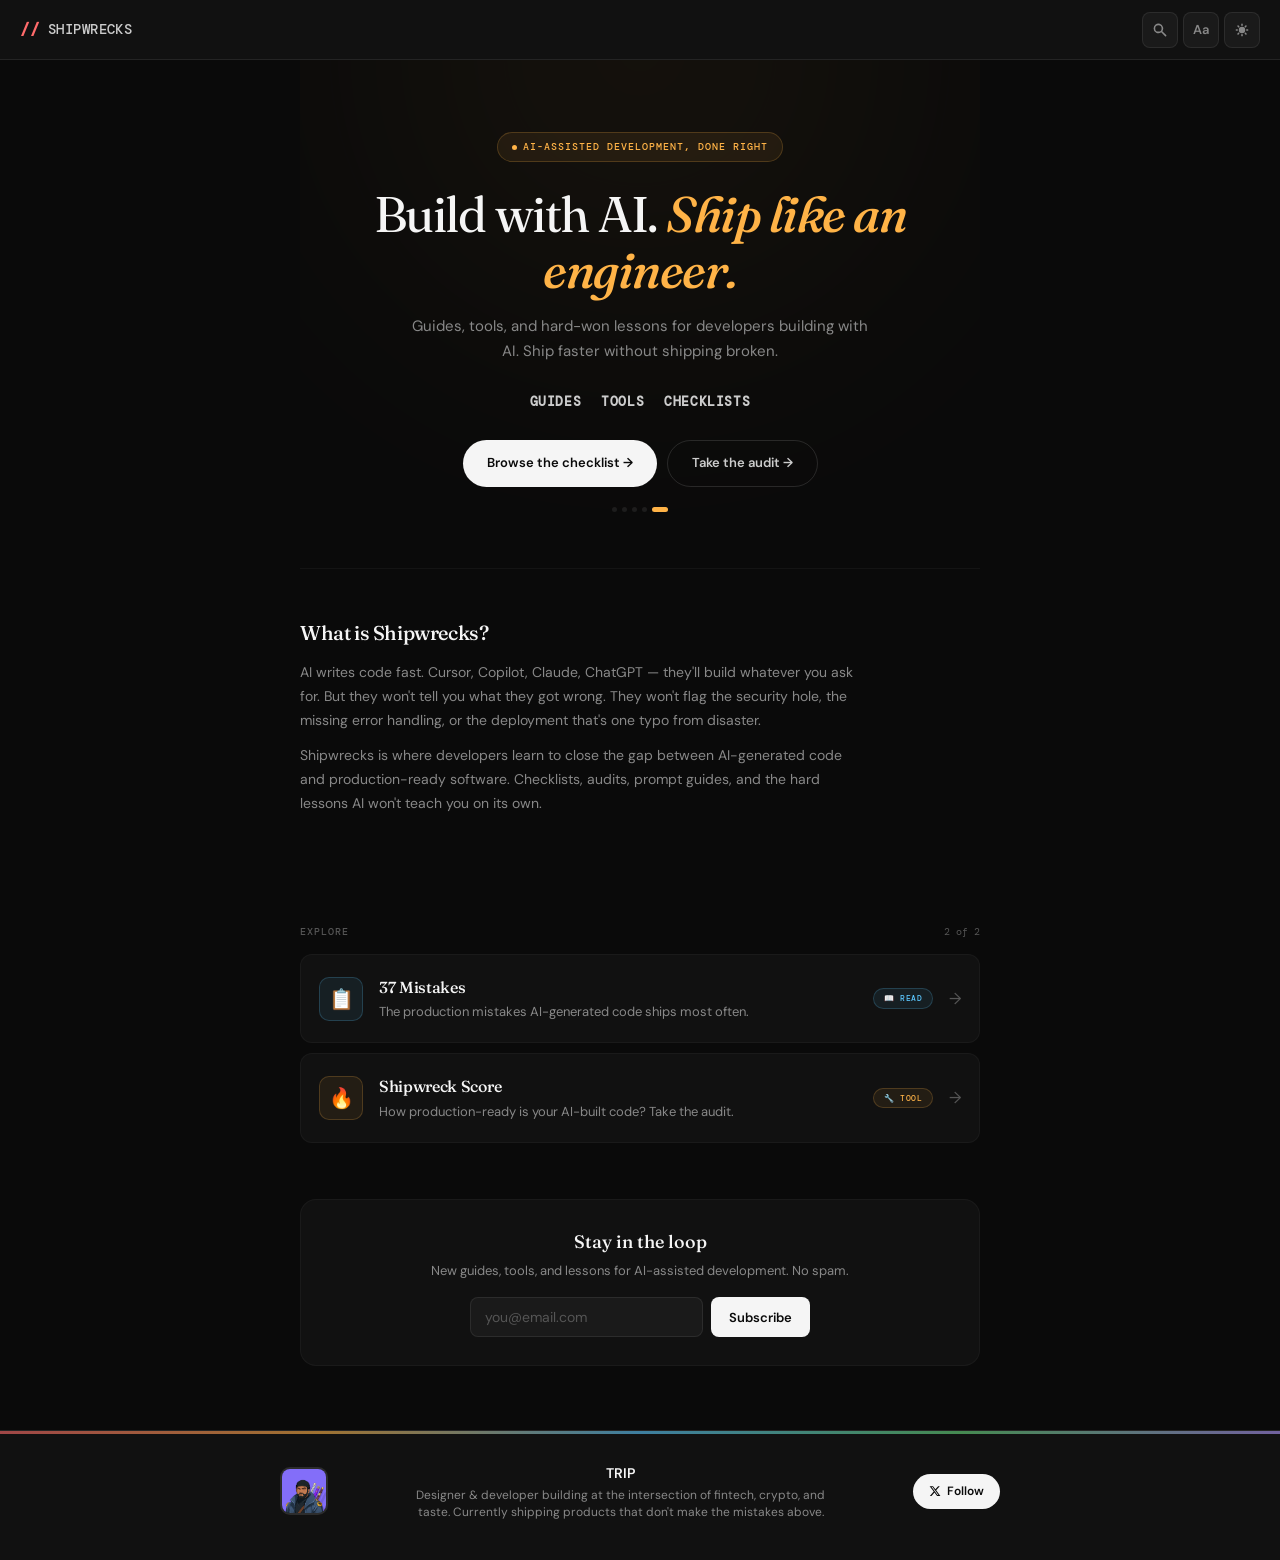
<file: index.html>
<!DOCTYPE html>
<html lang="en" data-theme="dark" data-text-size="medium">
<head>
<meta charset="UTF-8">
<meta name="viewport" content="width=device-width, initial-scale=1.0, maximum-scale=1.0, user-scalable=no">
<title>Shipwrecks — The Production Checklist Your AI Forgot</title>
<link rel="icon" type="image/x-icon" href="/favicon.ico">
<link rel="icon" type="image/png" sizes="32x32" href="/favicon-32.png">
<meta name="description" content="37 critical mistakes vibe coders ship to production. Audit your codebase, score yourself, learn what to fix.">
<meta property="og:title" content="Shipwrecks — The Production Checklist Your AI Forgot">
<meta property="og:description" content="37 mistakes. Quiz your codebase. Fix what's broken.">
<meta property="og:type" content="website">
<meta property="og:url" content="https://shipwrecksbyai.vercel.app/">
<meta property="og:image" content="https://shipwrecksbyai.vercel.app/og-image.png">
<meta name="twitter:card" content="summary_large_image">
<meta name="twitter:site" content="@WLXAJ">
<link rel="preconnect" href="https://fonts.googleapis.com">
<link rel="preconnect" href="https://fonts.gstatic.com" crossorigin>
<link href="https://fonts.googleapis.com/css2?family=Fraunces:ital,opsz,wght@0,9..144,300;0,9..144,400;0,9..144,500;0,9..144,600;0,9..144,700;1,9..144,400;1,9..144,500&family=DM+Sans:ital,opsz,wght@0,9..40,300;0,9..40,400;0,9..40,500;0,9..40,600;0,9..40,700;1,9..40,400&family=DM+Mono:wght@400;500&display=swap" rel="stylesheet">
<style>
*,*::before,*::after{margin:0;padding:0;box-sizing:border-box}
:root{--fd:'Fraunces',Georgia,serif;--fb:'DM Sans',-apple-system,sans-serif;--fm:'DM Mono','SF Mono',monospace;--nh:60px;--mw:720px;--ts:1;--ease:cubic-bezier(.16,1,.3,1);--spring:cubic-bezier(.34,1.56,.64,1)}
html[data-text-size="small"]{--ts:.85}html[data-text-size="medium"]{--ts:1}html[data-text-size="large"]{--ts:1.2}
[data-theme="dark"]{--bg0:#0a0a0a;--bg1:#111;--bg2:#1a1a1a;--bg3:#222;--b0:rgba(255,255,255,.04);--b1:rgba(255,255,255,.08);--b2:rgba(255,255,255,.12);--t0:#f5f5f5;--t1:#ccc;--t2:#888;--t3:#555;--ti:#0a0a0a;--red:#ff6b6b;--red-s:rgba(255,107,107,.08);--red-b:rgba(255,107,107,.2);--amb:#ffb347;--amb-s:rgba(255,179,71,.08);--amb-b:rgba(255,179,71,.2);--grn:#69db7c;--grn-s:rgba(105,219,124,.08);--grn-b:rgba(105,219,124,.2);--blu:#5cc8ff;--blu-s:rgba(92,200,255,.08);--blu-b:rgba(92,200,255,.2);--pur:#b197fc;--pur-s:rgba(177,151,252,.08);--pur-b:rgba(177,151,252,.2)}
[data-theme="light"]{--bg0:#f8f7f4;--bg1:#f0eeeb;--bg2:#e8e6e1;--bg3:#ddd;--b0:rgba(0,0,0,.03);--b1:rgba(0,0,0,.06);--b2:rgba(0,0,0,.1);--t0:#1a1a1a;--t1:#444;--t2:#777;--t3:#aaa;--ti:#fff;--red:#dc3545;--red-s:rgba(220,53,69,.06);--red-b:rgba(220,53,69,.15);--amb:#d48806;--amb-s:rgba(212,136,6,.06);--amb-b:rgba(212,136,6,.15);--grn:#2f9e44;--grn-s:rgba(47,158,68,.06);--grn-b:rgba(47,158,68,.15);--blu:#0c7cd5;--blu-s:rgba(12,124,213,.06);--blu-b:rgba(12,124,213,.15);--pur:#7048e8;--pur-s:rgba(112,72,232,.06);--pur-b:rgba(112,72,232,.15)}
html{scroll-behavior:smooth}body{background:var(--bg0);color:var(--t0);font-family:var(--fb);font-size:calc(15px*var(--ts));line-height:1.6;-webkit-font-smoothing:antialiased;transition:background .4s var(--ease),color .4s var(--ease)}

/* Nav */
nav{position:sticky;top:0;z-index:100;height:var(--nh);background:var(--bg1);border-bottom:1px solid var(--b1);display:flex;align-items:center;justify-content:space-between;padding:0 20px;backdrop-filter:blur(12px);-webkit-backdrop-filter:blur(12px)}
.nl{display:flex;align-items:center;gap:8px;text-decoration:none;color:inherit}.nl svg{width:26px;height:26px}.nlt{font-family:var(--fm);font-size:12px;color:var(--t3)}
.nr{display:flex;align-items:center;gap:5px}
.nb{width:36px;height:36px;border-radius:8px;border:1px solid var(--b1);background:var(--bg2);cursor:pointer;display:flex;align-items:center;justify-content:center;color:var(--t2);transition:all .15s var(--ease);font-family:var(--fb);font-size:13px;font-weight:600}.nb:hover{background:var(--bg3);color:var(--t0);border-color:var(--b2)}.nb svg{width:16px;height:16px}
[data-theme="dark"] .i-s{display:block}[data-theme="dark"] .i-m{display:none}[data-theme="light"] .i-s{display:none}[data-theme="light"] .i-m{display:block}
.tsd{position:absolute;top:100%;right:0;margin-top:6px;background:var(--bg2);border:1px solid var(--b1);border-radius:8px;padding:4px;display:none;flex-direction:column;gap:2px;min-width:90px;box-shadow:0 8px 24px rgba(0,0,0,.4);z-index:200}#tsd.open{display:flex}
.to{padding:7px 10px;border:none;background:transparent;color:var(--t2);font-family:var(--fb);font-size:12px;cursor:pointer;border-radius:4px;text-align:left}.to:hover{background:var(--bg3);color:var(--t0)}.to.on{background:var(--bg3);color:var(--t0);font-weight:600}

/* Search */
.sov{position:fixed;inset:0;background:rgba(0,0,0,.5);backdrop-filter:blur(6px);z-index:500;display:none;align-items:flex-start;justify-content:center;padding:min(18vh,100px) 20px}.sov.open{display:flex}
.sbx{background:var(--bg2);border:1px solid var(--b1);border-radius:16px;width:100%;max-width:480px;box-shadow:0 24px 48px rgba(0,0,0,.5);overflow:hidden;animation:si .2s var(--ease)}@keyframes si{from{opacity:0;transform:translateY(-8px) scale(.98)}to{opacity:1;transform:none}}
.sbr{display:flex;align-items:center;gap:10px;padding:14px 18px;border-bottom:1px solid var(--b0)}.sbr svg{width:16px;height:16px;color:var(--t3)}.sbr input{flex:1;background:none;border:none;outline:none;color:var(--t0);font-family:var(--fb);font-size:15px}.sbr input::placeholder{color:var(--t3)}.esc{font-family:var(--fm);font-size:9px;color:var(--t3);border:1px solid var(--b1);border-radius:3px;padding:2px 5px;cursor:pointer}
.srs{max-height:320px;overflow-y:auto;padding:6px}

/* Layout */
.mx{max-width:var(--mw);margin:0 auto;padding:0 20px}

/* ═══ HERO ═══ */
.hero{padding:72px 0 56px;text-align:center;position:relative;overflow:hidden}
.hero::before{content:'';position:absolute;inset:0;background:repeating-conic-gradient(var(--bg0) 0% 25%,transparent 0% 50%) 0 0/4px 4px;opacity:.4;pointer-events:none}
.hero::after{content:'';position:absolute;width:500px;height:500px;border-radius:50%;background:var(--amb);filter:blur(140px);opacity:.06;top:-260px;left:50%;transform:translateX(-50%);pointer-events:none}
.hero>*{position:relative;z-index:1}
.hero-pill{display:inline-flex;align-items:center;gap:6px;font-family:var(--fm);font-size:10px;font-weight:500;text-transform:uppercase;letter-spacing:.1em;color:var(--amb);padding:6px 14px;background:var(--amb-s);border:1px solid var(--amb-b);border-radius:100px;margin-bottom:24px}
.hero-pill::before{content:'';width:5px;height:5px;background:var(--amb);border-radius:50%;animation:blink 2s infinite}
@keyframes blink{0%,100%{opacity:1}50%{opacity:.3}}
.hero-carousel{position:relative;min-height:clamp(70px,12vw,110px);margin-bottom:4px}
.hero-slide{position:absolute;top:0;left:0;width:100%;opacity:0;transition:opacity .6s var(--ease);pointer-events:none}
.hero-slide.active{opacity:1;position:relative;pointer-events:auto}
.hero-h{font-family:var(--fd);font-size:clamp(30px,6.5vw,50px);font-weight:400;line-height:1.12;letter-spacing:-.03em}
.hero-h em{font-style:italic;color:var(--amb);font-weight:500}
.hero-p{font-size:calc(15px*var(--ts));color:var(--t2);line-height:1.65;max-width:460px;margin:16px auto 28px}
.hero-stats{display:flex;gap:20px;justify-content:center;margin-bottom:28px;font-family:var(--fm);font-size:10px;color:var(--t3);text-transform:uppercase;letter-spacing:.06em}
.hero-stats span{display:flex;align-items:center;gap:5px}.hero-stats b{font-size:13px;color:var(--t1);font-weight:600}
.hero-ctas{display:flex;gap:10px;justify-content:center;flex-wrap:wrap;margin-bottom:20px}
.cta-p{display:inline-flex;align-items:center;gap:8px;padding:12px 24px;background:var(--t0);color:var(--ti);font-family:var(--fb);font-size:13px;font-weight:600;border:none;border-radius:100px;cursor:pointer;text-decoration:none;transition:all .25s var(--ease);position:relative;overflow:hidden}
.cta-p:hover{transform:translateY(-2px);box-shadow:0 8px 28px -8px rgba(255,179,71,.25)}
.cta-s{display:inline-flex;align-items:center;gap:8px;padding:12px 24px;background:transparent;color:var(--t1);font-family:var(--fb);font-size:13px;font-weight:600;border:1px solid var(--b2);border-radius:100px;cursor:pointer;text-decoration:none;transition:all .25s var(--ease)}
.cta-s:hover{border-color:var(--amb-b);color:var(--amb);transform:translateY(-2px)}
.hero-dots{display:flex;gap:5px;justify-content:center}
.hero-dot{width:5px;height:5px;border-radius:50%;background:var(--b1);cursor:pointer;transition:all .2s}
.hero-dot.active{background:var(--amb);width:16px;border-radius:3px}

/* ═══ EXPLORE — row cards ═══ */
.dir{padding:0 0 56px}
.dir-hdr{display:flex;align-items:center;justify-content:space-between;margin-bottom:14px}
.sec-label{font-family:var(--fm);font-size:10px;font-weight:500;text-transform:uppercase;letter-spacing:.1em;color:var(--t3)}
.dir-count{font-family:var(--fm);font-size:10px;color:var(--t3)}
.load-more{display:inline-flex;align-items:center;gap:6px;padding:10px 24px;border-radius:100px;border:1px solid var(--b1);background:var(--bg1);color:var(--t2);font-family:var(--fm);font-size:11px;font-weight:600;cursor:pointer;transition:all .25s var(--ease)}
.load-more:hover{background:var(--bg2);border-color:var(--b2);color:var(--t0);transform:translateY(-1px)}
.dir-tiles{display:flex;flex-direction:column;gap:10px}
.tile{display:flex;align-items:center;gap:16px;padding:20px 18px;background:var(--bg1);border:1px solid var(--b0);border-radius:12px;text-decoration:none;color:inherit;transition:all .25s var(--ease)}
.tile:hover{border-color:var(--b2);box-shadow:0 4px 24px -8px rgba(0,0,0,.3);transform:translateY(-1px)}
.tile.muted{opacity:.35;pointer-events:none}
.tile-icon{width:44px;height:44px;border-radius:10px;display:flex;align-items:center;justify-content:center;font-size:20px;flex-shrink:0}
.tile-icon.blu{background:var(--blu-s);border:1px solid var(--blu-b)}
.tile-icon.amb{background:var(--amb-s);border:1px solid var(--amb-b)}
.tile-icon.pur{background:var(--pur-s);border:1px solid var(--pur-b)}
.tile-icon.grn{background:var(--grn-s);border:1px solid var(--grn-b)}
.tile-icon.red{background:var(--red-s);border:1px solid var(--red-b)}
.tile-meta{flex:1;min-width:0}
.tile-title{font-family:var(--fd);font-size:calc(16px*var(--ts));font-weight:500;letter-spacing:-.02em;margin-bottom:3px}
.tile-desc{font-size:calc(13px*var(--ts));color:var(--t2);line-height:1.45}
.tile-tag{font-family:var(--fm);font-size:8px;font-weight:500;text-transform:uppercase;letter-spacing:.06em;padding:3px 10px;border-radius:100px;white-space:nowrap;flex-shrink:0}
.tile-arrow{color:var(--t3);font-size:16px;transition:transform .2s var(--ease);flex-shrink:0}
.tile:hover .tile-arrow{transform:translateX(3px);color:var(--t1)}

/* ═══ ABOUT ═══ */
.about{padding:48px 0;border-top:1px solid var(--b0);margin-bottom:48px}
.about-h{font-family:var(--fd);font-size:calc(20px*var(--ts));font-weight:500;letter-spacing:-.02em;margin-bottom:12px}
.about p{font-size:calc(14px*var(--ts));color:var(--t2);line-height:1.7;margin-bottom:12px;max-width:560px}

/* ═══ NEWSLETTER ═══ */
.nlb{padding:28px;background:var(--bg1);border:1px solid var(--b0);border-radius:16px;text-align:center;margin-bottom:64px}
.nlb-h{font-family:var(--fd);font-size:calc(18px*var(--ts));font-weight:500;margin-bottom:4px}
.nlb-sub{font-size:calc(13px*var(--ts));color:var(--t2);margin-bottom:16px}
.nlf{display:flex;gap:8px;max-width:340px;margin:0 auto}
.nli{flex:1;padding:10px 14px;background:var(--bg2);border:1px solid var(--b1);border-radius:8px;color:var(--t0);font-family:var(--fb);font-size:14px}.nli:focus{outline:none;border-color:var(--b2)}.nli::placeholder{color:var(--t3)}
.nlbt{padding:10px 18px;background:var(--t0);color:var(--ti);font-family:var(--fb);font-size:13px;font-weight:600;border:none;border-radius:8px;cursor:pointer;white-space:nowrap}.nlbt:hover{opacity:.85}
.nlm{font-size:12px;margin-top:8px;display:none}.nlm.ok{display:block;color:var(--grn)}

/* Footer */
.ft{background:var(--bg1);border-top:1px solid var(--b1);padding:40px 20px}
.ft-bar{height:3px;background:linear-gradient(90deg,var(--red),var(--amb),var(--blu),var(--grn),var(--pur));opacity:.6;margin:-40px -20px 28px}
.ft-in{max-width:var(--mw);margin:0 auto;display:grid;grid-template-columns:48px 1fr auto;align-items:center;gap:20px}
.ft-av{width:48px;height:48px;border-radius:10px;background:var(--bg2);border:2px solid var(--b1);object-fit:cover}
.ft-fb{display:flex;align-items:center;justify-content:center;font-family:var(--fd);font-size:20px;font-weight:600;color:var(--t3);width:48px;height:48px;border-radius:10px;background:var(--bg2);border:2px solid var(--b1)}
.ft-nfo{text-align:center}.ft-nm{font-weight:600;font-size:14px;margin-bottom:2px}.ft-bio{font-size:calc(12px*var(--ts));color:var(--t2);line-height:1.4;max-width:420px;margin:0 auto}
.ft-f{display:inline-flex;align-items:center;gap:6px;font-size:12px;font-weight:600;padding:8px 16px;border-radius:100px;background:var(--t0);color:var(--ti);text-decoration:none;transition:all .2s var(--ease)}.ft-f:hover{transform:translateY(-2px)}.ft-f svg{width:12px;height:12px}

@media(max-width:640px){
  .nlf{flex-direction:column}.ft-in{grid-template-columns:1fr;justify-items:center;text-align:center;gap:14px}
  .hero-ctas{flex-direction:column;align-items:center}
}

</style>
</head>
<body>

<nav>
  <a class="nl" href="/"><span style="color:var(--red);font-family:var(--fm);font-weight:700;font-size:16px">//</span><span class="nlt" style="font-size:14px;color:var(--t1);font-weight:500;letter-spacing:.03em"> SHIPWRECKS</span></a>
  <div class="nr">
    <button class="nb" onclick="openSearch()"><svg viewBox="0 0 20 20" fill="currentColor"><path fill-rule="evenodd" d="M8 4a4 4 0 100 8 4 4 0 000-8zM2 8a6 6 0 1110.89 3.476l4.817 4.817a1 1 0 01-1.414 1.414l-4.816-4.816A6 6 0 012 8z" clip-rule="evenodd"/></svg></button>
    <div style="position:relative"><button class="nb" onclick="document.getElementById('tsd').classList.toggle('open')" style="font-family:var(--fb);font-size:13px;font-weight:600">Aa</button><div id="tsd" class="tsd"><button class="to" onclick="setSize('small')">Small</button><button class="to on" onclick="setSize('medium')">Medium</button><button class="to" onclick="setSize('large')">Large</button></div></div>
    <button class="nb" onclick="toggleTheme()"><svg class="i-s" viewBox="0 0 20 20" fill="currentColor"><path fill-rule="evenodd" d="M10 2a1 1 0 011 1v1a1 1 0 11-2 0V3a1 1 0 011-1zm4 8a4 4 0 11-8 0 4 4 0 018 0zm-.464 4.95l.707.707a1 1 0 001.414-1.414l-.707-.707a1 1 0 00-1.414 1.414zm2.12-10.607a1 1 0 010 1.414l-.706.707a1 1 0 11-1.414-1.414l.707-.707a1 1 0 011.414 0zM17 11a1 1 0 100-2h-1a1 1 0 100 2h1zm-7 4a1 1 0 011 1v1a1 1 0 11-2 0v-1a1 1 0 011-1zM5.05 6.464A1 1 0 106.465 5.05l-.708-.707a1 1 0 00-1.414 1.414l.707.707zm1.414 8.486l-.707.707a1 1 0 01-1.414-1.414l.707-.707a1 1 0 011.414 1.414zM4 11a1 1 0 100-2H3a1 1 0 000 2h1z" clip-rule="evenodd"/></svg><svg class="i-m" viewBox="0 0 20 20" fill="currentColor"><path d="M17.293 13.293A8 8 0 016.707 2.707a8.001 8.001 0 1010.586 10.586z"/></svg></button>
  </div>
</nav>

<div class="sov" id="sov" onclick="if(event.target===this)closeSearch()"><div class="sbx"><div class="sbr"><svg viewBox="0 0 20 20" fill="currentColor"><path fill-rule="evenodd" d="M8 4a4 4 0 100 8 4 4 0 000-8zM2 8a6 6 0 1110.89 3.476l4.817 4.817a1 1 0 01-1.414 1.414l-4.816-4.816A6 6 0 012 8z" clip-rule="evenodd"/></svg><input id="sInp" type="text" placeholder="Search mistakes, pages..." autocomplete="off"><span class="esc" onclick="closeSearch()">esc</span></div><div class="srs" id="sRes"></div></div></div>

<div class="mx">

  <!-- Hero -->
  <div class="hero">
    <div class="hero-pill">AI-assisted development, done right</div>
    <div class="hero-carousel" id="hC"></div>
    <p class="hero-p">Guides, tools, and hard-won lessons for developers building with AI. Ship faster without shipping broken.</p>
    <div class="hero-stats"><span><b>Guides</b></span><span><b>Tools</b></span><span><b>Checklists</b></span></div>
    <div class="hero-ctas">
      <a class="cta-p" href="/mistakes">Browse the checklist →</a>
      <a class="cta-s" href="/score">Take the audit →</a>
    </div>
    <div class="hero-dots" id="hD"></div>
  </div>

  <!-- About -->
  <div class="about">
    <h2 class="about-h">What is Shipwrecks?</h2>
    <p>AI writes code fast. Cursor, Copilot, Claude, ChatGPT — they'll build whatever you ask for. But they won't tell you what they got wrong. They won't flag the security hole, the missing error handling, or the deployment that's one typo from disaster.</p>
    <p>Shipwrecks is where developers learn to close the gap between AI-generated code and production-ready software. Checklists, audits, prompt guides, and the hard lessons AI won't teach you on its own.</p>
  </div>

  <!-- Explore — load more -->
  <div class="dir">
    <div class="dir-hdr">
      <span class="sec-label">Explore</span>
      <span class="dir-count" id="dirCount"></span>
    </div>
    <div class="dir-tiles" id="dirGrid"></div>
    <div id="loadMoreWrap" style="text-align:center;padding-top:16px;display:none">
      <button class="load-more" id="loadMoreBtn" onclick="loadMore()">Load more</button>
    </div>
  </div>

  <!-- Newsletter -->
  <div class="nlb"><div class="nlb-h">Stay in the loop</div><div class="nlb-sub">New guides, tools, and lessons for AI-assisted development. No spam.</div><form class="nlf" onsubmit="return handleNL(event)"><input class="nli" id="nlE" type="email" placeholder="you@email.com" required><button class="nlbt" type="submit">Subscribe</button></form><div class="nlm" id="nlM"></div></div>

</div>

<footer class="ft"><div class="ft-bar"></div><div class="ft-in"><div style="width:48px;height:48px"><img src="/avatar.jpg" alt="TRIP" class="ft-av" onerror="this.outerHTML='<div class=\'ft-fb\'>T</div>'"></div><div class="ft-nfo"><div class="ft-nm">TRIP</div><div class="ft-bio">Designer &amp; developer building at the intersection of fintech, crypto, and taste. Currently shipping products that don't make the mistakes above.</div></div><a href="https://twitter.com/WLXAJ" class="ft-f" target="_blank" rel="noopener"><svg viewBox="0 0 24 24" fill="currentColor"><path d="M18.244 2.25h3.308l-7.227 8.26 8.502 11.24H16.17l-5.214-6.817L4.99 21.75H1.68l7.73-8.835L1.254 2.25H8.08l4.713 6.231zm-1.161 17.52h1.833L7.084 4.126H5.117z"/></svg>Follow</a></div></footer>

<script>
/* Theme & Size */
function toggleTheme(){var t=document.documentElement.dataset.theme==='dark'?'light':'dark';document.documentElement.dataset.theme=t;try{localStorage.setItem('sw-theme',t)}catch(e){}}
function setSize(s){document.documentElement.dataset.textSize=s;document.querySelectorAll('.to').forEach(function(b){b.classList.toggle('on',b.textContent.toLowerCase()===s)});document.getElementById('tsd').classList.remove('open');try{localStorage.setItem('sw-size',s)}catch(e){}}
(function(){try{var t=localStorage.getItem('sw-theme');if(t)document.documentElement.dataset.theme=t;var s=localStorage.getItem('sw-size');if(s)setSize(s)}catch(e){}})();
document.addEventListener('click',function(e){if(!e.target.closest('#tsd')&&!e.target.closest('[onclick*="tsd"]'))document.getElementById('tsd').classList.remove('open')});

/* Hero Carousel */
var SL=['The code review your <em>AI never gave you</em>','Ship fast, <em>wreck nothing</em>','Vibe coding is fun until <em>production catches fire</em>','Learn what your AI <em>assistant won\'t teach you</em>','Build with AI. <em>Ship like an engineer.</em>'];
(function(){var c=document.getElementById('hC'),d=document.getElementById('hD');
for(var i=0;i<SL.length;i++){var s=document.createElement('div');s.className='hero-slide';s.innerHTML='<h1 class="hero-h">'+SL[i]+'</h1>';c.appendChild(s);var dot=document.createElement('div');dot.className='hero-dot';dot.setAttribute('onclick','goSlide('+i+')');d.appendChild(dot)}
goSlide(new Date().getDate()%SL.length)})();
function goSlide(i){var s=document.querySelectorAll('.hero-slide'),d=document.querySelectorAll('.hero-dot');for(var j=0;j<s.length;j++){s[j].classList.toggle('active',j===i);d[j].classList.toggle('active',j===i)}}

/* Search */
var SD=[{t:'37 Mistakes',d:'Full production checklist',u:'/mistakes',i:'📋'},{t:'Shipwreck Score',d:'Audit your codebase',u:'/score',i:'🔥'},{t:'Hardcoded API keys',u:'/mistakes#mistake-3',i:'🔒',c:'Security'},{t:'No rate limiting',u:'/mistakes#mistake-12',i:'⚡',c:'Infra'},{t:'No database backups',u:'/mistakes#mistake-26',i:'💾',c:'Data'},{t:'No tests at all',u:'/mistakes#mistake-32',i:'🧹',c:'Code'},{t:'No loading states',u:'/mistakes#mistake-35',i:'🎨',c:'UX'}];
function openSearch(){document.getElementById('sov').classList.add('open');var i=document.getElementById('sInp');i.value='';i.focus();sr('')}
function closeSearch(){document.getElementById('sov').classList.remove('open')}
document.addEventListener('keydown',function(e){if((e.metaKey||e.ctrlKey)&&e.key==='k'){e.preventDefault();openSearch()}if(e.key==='Escape'&&document.getElementById('sov').classList.contains('open'))closeSearch()});
document.getElementById('sInp').addEventListener('input',function(e){sr(e.target.value)});
function sr(q){var r=document.getElementById('sRes');q=q.toLowerCase().trim();if(!q){r.innerHTML='<div style="padding:24px;text-align:center;color:var(--t3);font-size:13px">Type to search...</div>';return}var m=SD.filter(function(d){return(d.t+' '+(d.d||'')+' '+(d.c||'')).toLowerCase().indexOf(q)!==-1});if(!m.length){r.innerHTML='<div style="padding:24px;text-align:center;color:var(--t3);font-size:13px">No results</div>';return}var h='';m.forEach(function(d){h+='<a href="'+d.u+'" style="display:flex;align-items:center;gap:10px;padding:8px 12px;border-radius:6px;text-decoration:none;color:inherit;transition:background .1s" onmouseover="this.style.background=\'var(--bg3)\'" onmouseout="this.style.background=\'none\'"><span style="font-size:14px">'+d.i+'</span><div style="flex:1"><div style="font-size:13px;font-weight:500">'+d.t+'</div>'+(d.c?'<div style="font-size:10px;color:var(--t3)">'+d.c+'</div>':'')+'</div><span style="color:var(--t3)">\u2192</span></a>'});r.innerHTML=h}

/* ═══ EXPLORE — content registry with time-based rotation ═══ */
/* Tag colors: read=blu, tool=amb, guide=pur, community=grn */
var TC={read:{l:'📖 Read',bg:'var(--blu-s)',c:'var(--blu)',b:'var(--blu-b)',g:'var(--blu)'},tool:{l:'🔧 Tool',bg:'var(--amb-s)',c:'var(--amb)',b:'var(--amb-b)',g:'var(--amb)'},guide:{l:'📚 Guide',bg:'var(--pur-s)',c:'var(--pur)',b:'var(--pur-b)',g:'var(--pur)'},community:{l:'💬 Community',bg:'var(--grn-s)',c:'var(--grn)',b:'var(--grn-b)',g:'var(--grn)'}};

/* Content registry — add new pages here. That's it. */
var PAGES=[
  {id:'mistakes',title:'37 Mistakes',desc:'The production mistakes AI-generated code ships most often.',type:'read',url:'/mistakes',icon:'📋',cta:'Browse the checklist →'},
  {id:'score',title:'Shipwreck Score',desc:'How production-ready is your AI-built code? Take the audit.',type:'tool',url:'/score',icon:'🔥',cta:'Take the audit →'}
  /* Future pages — just add entries here:
  {id:'prompts',title:'Prompt Engineering Guide',desc:'Write prompts that produce production-grade code.',type:'guide',url:'/prompts',icon:'✍️',cta:'Read the guide →'},
  {id:'cursor-tips',title:'Cursor Tips & Tricks',desc:'Advanced workflows for Cursor power users.',type:'guide',url:'/cursor',icon:'⚡',cta:'Learn more →'},
  */
];

var BATCH=10,shown=0;

/* Seeded shuffle — same seed = same order for that time period */
function seededShuffle(arr,seed){var a=arr.slice();for(var i=a.length-1;i>0;i--){seed=(seed*16807+0)%2147483647;var j=seed%((i)+1);var tmp=a[i];a[i]=a[j];a[j]=tmp}return a}

/* Time seed — changes every 6 hours */
function getTimeSeed(){var d=new Date();return Math.floor(d.getTime()/(6*60*60*1000))}

var shuffled=seededShuffle(PAGES,getTimeSeed());

/* Tag icon color classes */
var TCC={read:'blu',tool:'amb',guide:'pur',community:'grn'};

function renderTile(p){
  var tag=TC[p.type]||TC.read;
  var iconCls=TCC[p.type]||'blu';
  return '<a class="tile" href="'+p.url+'">'
    +'<div class="tile-icon '+iconCls+'">'+p.icon+'</div>'
    +'<div class="tile-meta">'
    +'<div class="tile-title">'+p.title+'</div>'
    +'<div class="tile-desc">'+p.desc+'</div>'
    +'</div>'
    +'<span class="tile-tag" style="background:'+tag.bg+';color:'+tag.c+';border:1px solid '+tag.b+'">'+tag.l+'</span>'
    +'<span class="tile-arrow">→</span>'
    +'</a>';
}

function renderExplore(){
  var grid=document.getElementById('dirGrid');
  var end=Math.min(shown+BATCH,shuffled.length);
  var h='';
  for(var i=shown;i<end;i++){h+=renderTile(shuffled[i])}
  grid.insertAdjacentHTML('beforeend',h);
  shown=end;

  /* Update count */
  document.getElementById('dirCount').textContent=shown+' of '+shuffled.length;

  /* Show/hide load more */
  var wrap=document.getElementById('loadMoreWrap');
  if(shown>=shuffled.length){wrap.style.display='none'}else{wrap.style.display='block'}
}
function loadMore(){renderExplore()}
renderExplore();

function handleNL(e){e.preventDefault();document.getElementById('nlM').className='nlm ok';document.getElementById('nlM').textContent="Thanks! We'll be in touch.";document.getElementById('nlE').value='';return false}
</script>
</body>
</html>
</file>
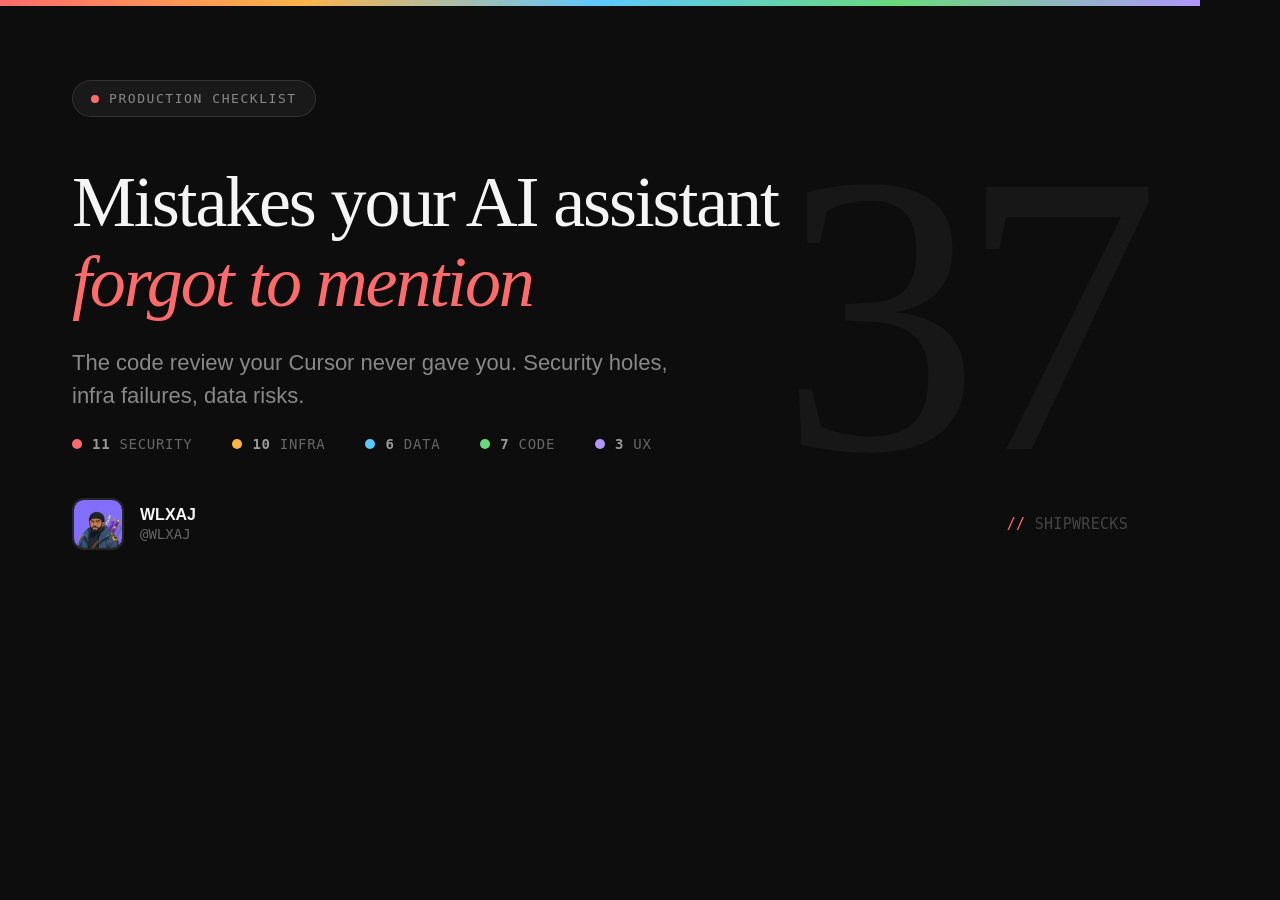
<file: og-image.html>
<!DOCTYPE html>
<html>
<head>
<meta charset="UTF-8">
<style>
  * { margin: 0; padding: 0; box-sizing: border-box; }
  
  @import url('https://fonts.googleapis.com/css2?family=Fraunces:ital,opsz,wght@0,9..144,400;0,9..144,600;1,9..144,500&family=DM+Sans:wght@500;600&family=DM+Mono:wght@500&display=swap');
  
  body {
    width: 1200px;
    height: 630px;
    background: #0d0d0d;
    font-family: 'DM Sans', sans-serif;
    overflow: hidden;
    position: relative;
  }
  
  /* Gradient accent bar */
  .accent-bar {
    position: absolute;
    top: 0;
    left: 0;
    right: 0;
    height: 6px;
    background: linear-gradient(90deg, #ff6b6b, #ffb347, #5cc8ff, #69db7c, #b197fc);
  }
  
  /* Background number */
  .bg-number {
    position: absolute;
    top: 50%;
    right: 60px;
    transform: translateY(-50%);
    font-family: 'Fraunces', serif;
    font-size: 400px;
    font-weight: 400;
    color: #ffffff;
    opacity: 0.04;
    line-height: 1;
    letter-spacing: -0.05em;
  }
  
  /* Content */
  .content {
    position: relative;
    z-index: 1;
    padding: 80px 72px;
    height: 100%;
    display: flex;
    flex-direction: column;
    justify-content: space-between;
  }
  
  .badge {
    display: inline-flex;
    align-items: center;
    gap: 10px;
    font-family: 'DM Mono', monospace;
    font-size: 13px;
    font-weight: 500;
    text-transform: uppercase;
    letter-spacing: 0.12em;
    color: #888;
    padding: 10px 18px;
    background: rgba(255,255,255,0.05);
    border: 1px solid rgba(255,255,255,0.1);
    border-radius: 100px;
    width: fit-content;
  }
  
  .badge::before {
    content: '';
    width: 8px;
    height: 8px;
    background: #ff6b6b;
    border-radius: 50%;
  }
  
  .main {
    flex: 1;
    display: flex;
    flex-direction: column;
    justify-content: center;
    gap: 24px;
  }
  
  h1 {
    font-family: 'Fraunces', serif;
    font-size: 72px;
    font-weight: 400;
    color: #f5f5f5;
    line-height: 1.1;
    letter-spacing: -0.03em;
    max-width: 800px;
  }
  
  h1 em {
    font-style: italic;
    color: #ff6b6b;
    font-weight: 500;
  }
  
  .subtitle {
    font-size: 22px;
    color: #888;
    max-width: 600px;
    line-height: 1.5;
  }
  
  /* Stats row */
  .stats {
    display: flex;
    gap: 40px;
  }
  
  .stat {
    display: flex;
    align-items: center;
    gap: 10px;
  }
  
  .stat-dot {
    width: 10px;
    height: 10px;
    border-radius: 50%;
  }
  
  .stat-dot.security { background: #ff6b6b; }
  .stat-dot.infra { background: #ffb347; }
  .stat-dot.data { background: #5cc8ff; }
  .stat-dot.code { background: #69db7c; }
  .stat-dot.ux { background: #b197fc; }
  
  .stat-text {
    font-family: 'DM Mono', monospace;
    font-size: 14px;
    color: #666;
    text-transform: uppercase;
    letter-spacing: 0.05em;
  }
  
  .stat-num {
    color: #999;
    font-weight: 600;
  }
  
  /* Footer */
  .footer {
    display: flex;
    justify-content: space-between;
    align-items: center;
  }
  
  .author {
    display: flex;
    align-items: center;
    gap: 16px;
  }
  
  .author-avatar {
    width: 52px;
    height: 52px;
    border-radius: 12px;
    object-fit: cover;
    border: 2px solid rgba(255,255,255,0.1);
  }
  
  .author-info {
    display: flex;
    flex-direction: column;
    gap: 2px;
  }
  
  .author-name {
    font-size: 16px;
    font-weight: 600;
    color: #f5f5f5;
  }
  
  .author-handle {
    font-family: 'DM Mono', monospace;
    font-size: 14px;
    color: #666;
  }
  
  .logo {
    font-family: 'DM Mono', monospace;
    font-size: 15px;
    font-weight: 500;
    color: #444;
    letter-spacing: 0.02em;
  }
  
  .logo span {
    color: #ff6b6b;
  }
</style>
</head>
<body>
  <div class="accent-bar"></div>
  <div class="bg-number">37</div>
  
  <div class="content">
    <div class="badge">Production Checklist</div>
    
    <div class="main">
      <h1>Mistakes your AI assistant <em>forgot to mention</em></h1>
      <p class="subtitle">The code review your Cursor never gave you. Security holes, infra failures, data risks.</p>
      
      <div class="stats">
        <div class="stat">
          <div class="stat-dot security"></div>
          <span class="stat-text"><span class="stat-num">11</span> Security</span>
        </div>
        <div class="stat">
          <div class="stat-dot infra"></div>
          <span class="stat-text"><span class="stat-num">10</span> Infra</span>
        </div>
        <div class="stat">
          <div class="stat-dot data"></div>
          <span class="stat-text"><span class="stat-num">6</span> Data</span>
        </div>
        <div class="stat">
          <div class="stat-dot code"></div>
          <span class="stat-text"><span class="stat-num">7</span> Code</span>
        </div>
        <div class="stat">
          <div class="stat-dot ux"></div>
          <span class="stat-text"><span class="stat-num">3</span> UX</span>
        </div>
      </div>
    </div>
    
    <div class="footer">
      <div class="author">
        <img src="avatar.jpg" alt="" class="author-avatar">
        <div class="author-info">
          <span class="author-name">WLXAJ</span>
          <span class="author-handle">@WLXAJ</span>
        </div>
      </div>
      <div class="logo"><span>//</span> SHIPWRECKS</div>
    </div>
  </div>
</body>
</html>
</file>
